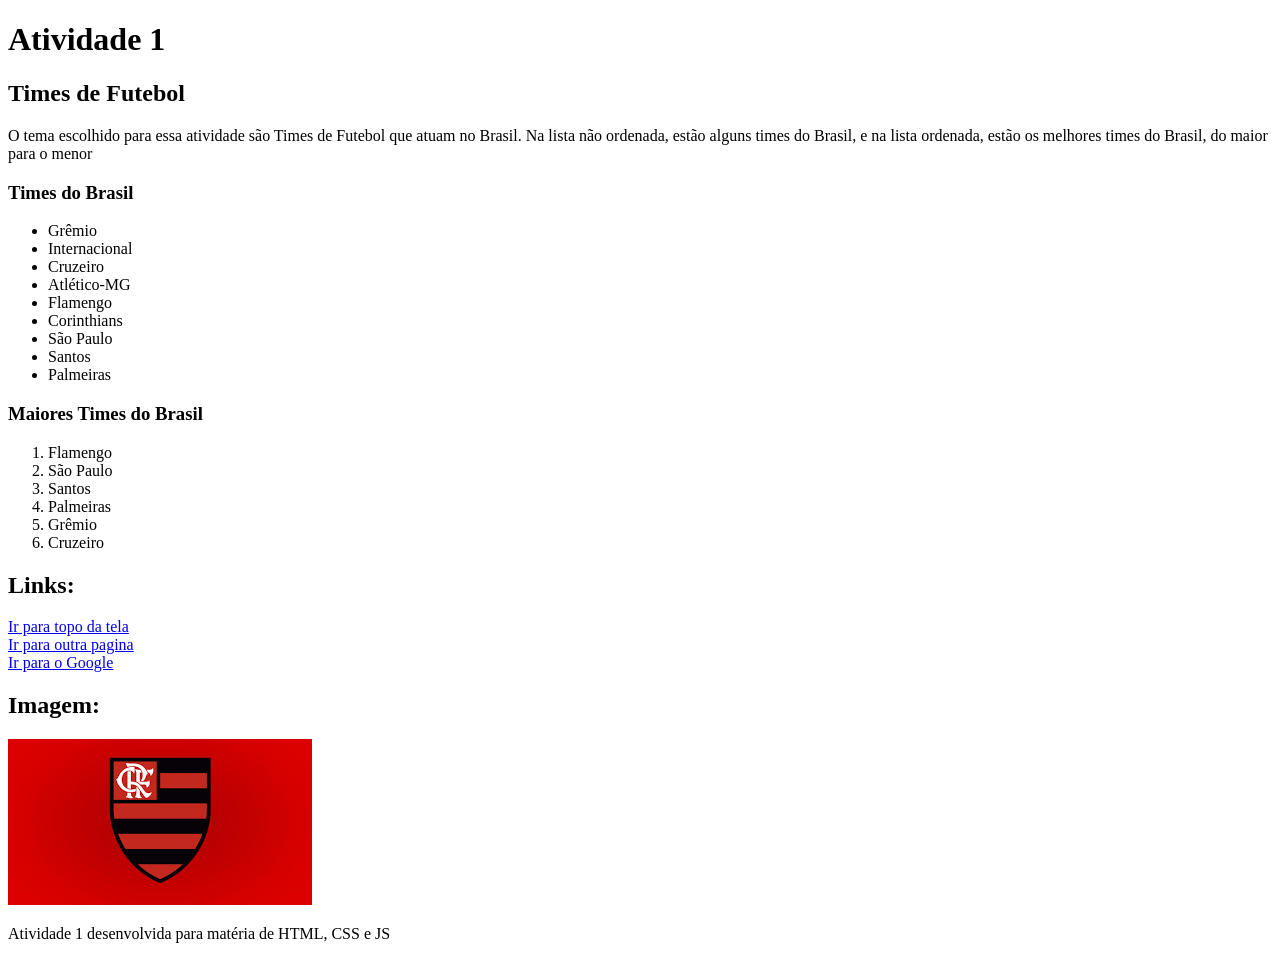
<file: Atv - 1/index.html>
<!DOCTYPE html>
<html lang="pt-BR">
<head>
    <meta charset="UTF-8">
    <meta name="viewport" content="width=device-width, initial-scale=1.0">
    <title>Atividade 1</title>
    <link rel="icon" href="https://avatars.githubusercontent.com/u/10983643?s=280&v=4" type="image/png">
</head>
<body>
    <!-- 
    h1 - Titulo
    h2 - Subtitulo
    h3 - Subtitulo do Subtitulo
    -->

    <header id="topo">
        <h1>Atividade 1</h1>    
    </header>

    <main>
        <section>
            <h2>Times de Futebol</h2>

            <p>O tema escolhido para essa atividade são Times de Futebol que atuam no Brasil. Na lista não ordenada, estão alguns times do Brasil, e na lista ordenada, estão os melhores times do Brasil, do maior para o menor</p>

            <!-- Lista de alguns times brasileiros -->
            <h3>Times do Brasil</h3>
            <ul>
                <li>Grêmio</li>
                <li>Internacional</li>
                <li>Cruzeiro</li>
                <li>Atlético-MG</li>
                <li>Flamengo</li>
                <li>Corinthians</li>
                <li>São Paulo</li>
                <li>Santos</li>
                <li>Palmeiras</li>
            </ul>

            <!-- Lista ordenada dos 6 maiores times do Brasil -->
            <h3>Maiores Times do Brasil</h3>
            <ol>
                <li>Flamengo</li>
                <li>São Paulo</li>
                <li>Santos</li>
                <li>Palmeiras</li>
                <li>Grêmio</li>
                <li>Cruzeiro</li>
            </ol>
        </section>

        <section>
            <h2>Links: </h2>

            <!-- O target _self é usado para abrir a guia na mesma pagina, já o blank para outra pagina -->
            <a href="#topo">Ir para topo da tela</a><br>
            <a href="outraPagina.html">Ir para outra pagina</a><br>
            <a href="https://www.google.com" target="_blank">Ir para o Google</a>
        </section>

        <section>
            <!-- No IMG, o src é o link da imagem que foi pega no google, e o alt é o texto descritivo da imagem, que aparecerá caso de algum erro em carregar a imagem -->
            <h2>Imagem: </h2>
            <img src="download.png" alt="Imagem do escudo do Flamengo">
        </section>

        <footer>
            <p>Atividade 1 desenvolvida para matéria de HTML, CSS e JS</p>
        </footer>
    </main>
</body>
</html>
</file>
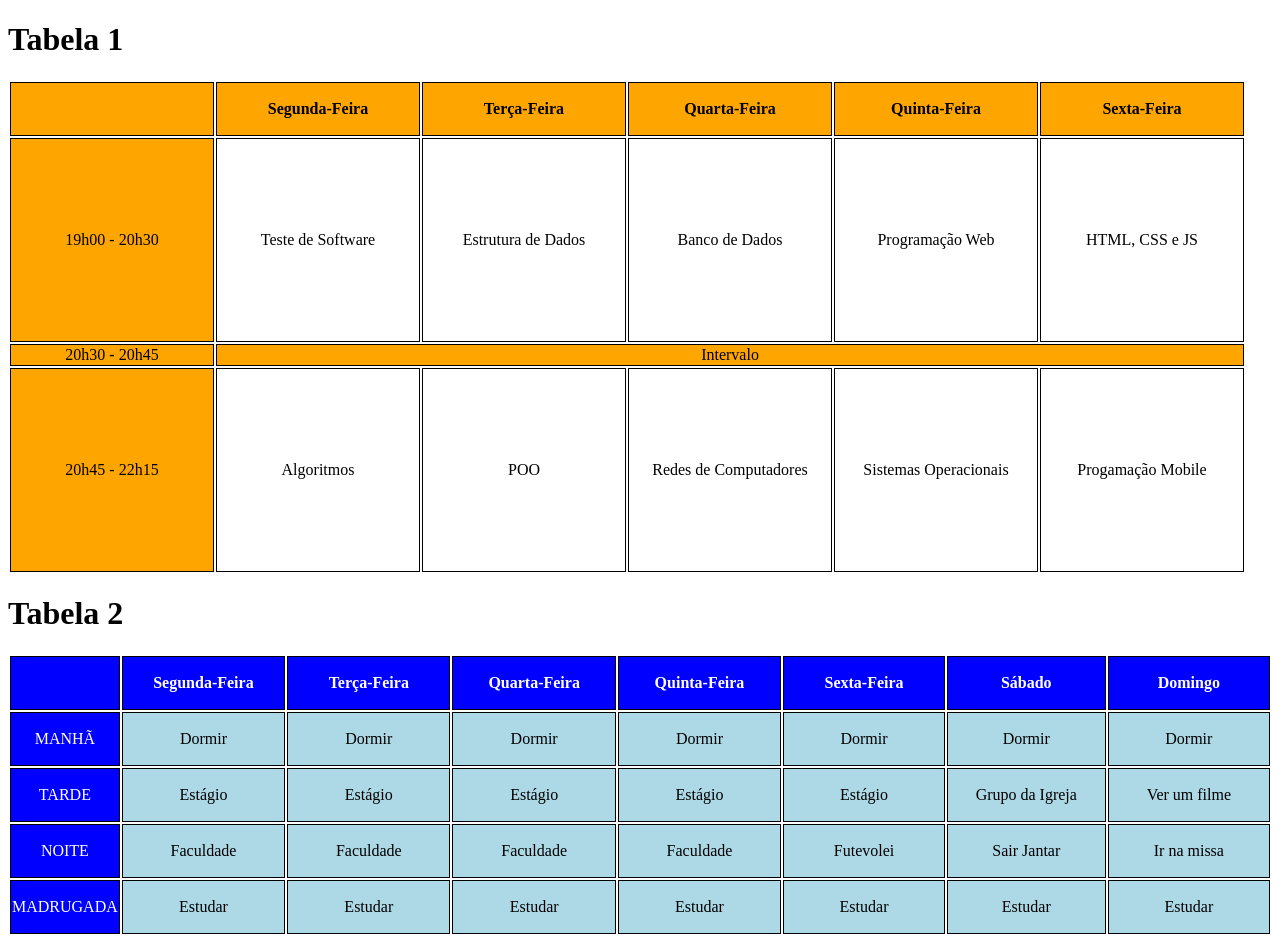
<file: Atv - 4/index.html>
<!DOCTYPE html>
<html lang="pt-BR">
<head>
    <meta charset="UTF-8">
    <meta name="viewport" content="width=device-width, initial-scale=1.0">
    <title>Atv - 4</title>
    <link rel="stylesheet" href="style.css">
</head>
<body>
    <h1>Tabela 1</h1>

    <table id="tabela1">
        <tr>
            <th></th>
            <th>Segunda-Feira</th>
            <th>Terça-Feira</th>
            <th>Quarta-Feira</th>
            <th>Quinta-Feira</th>
            <th>Sexta-Feira</th>
        </tr>
        <tr>
            <td>19h00 - 20h30</td>
            <td>Teste de Software</td>
            <td>Estrutura de Dados</td>
            <td>Banco de Dados</td>
            <td>Programação Web</td>
            <td>HTML, CSS e JS</td>
        </tr>
        <tr>
            <td id="intervalo">20h30 - 20h45</td>
            <td id="intervalo" colspan="5">Intervalo</td>
        </tr>
        <tr>
            <td>20h45 - 22h15</td>
            <td>Algoritmos</td>
            <td>POO</td>
            <td>Redes de Computadores</td>
            <td>Sistemas Operacionais</td>
            <td>Progamação Mobile</td>
        </tr>
    </table>

    <h1>Tabela 2</h1>

    <table id="tabela2">
        <tr>
            <td></td>
            <th>Segunda-Feira</th>
            <th>Terça-Feira</th>
            <th>Quarta-Feira</th>
            <th>Quinta-Feira</th>
            <th>Sexta-Feira</th>
            <th>Sábado</th>
            <th>Domingo</th>
        </tr>
        <tr>
            <td>MANHÃ</td>
            <td>Dormir</td>
            <td>Dormir</td>
            <td>Dormir</td>
            <td>Dormir</td>
            <td>Dormir</td>
            <td>Dormir</td>
            <td>Dormir</td>
        </tr>
        <tr>
            <td>TARDE</td>
            <td>Estágio</td>
            <td>Estágio</td>
            <td>Estágio</td>
            <td>Estágio</td>
            <td>Estágio</td>
            <td>Grupo da Igreja</td>
            <td>Ver um filme</td>
        </tr>
        <tr>
            <td>NOITE</td>
            <td>Faculdade</td>
            <td>Faculdade</td>
            <td>Faculdade</td>
            <td>Faculdade</td>
            <td>Futevolei</td>
            <td>Sair Jantar</td>
            <td>Ir na missa</td>
        </tr>
        <tr>
            <td>MADRUGADA</td>
            <td>Estudar</td>
            <td>Estudar</td>
            <td>Estudar</td>
            <td>Estudar</td>
            <td>Estudar</td>
            <td>Estudar</td>
            <td>Estudar</td>
        </tr>
    </table>
</body>
</html>
</file>
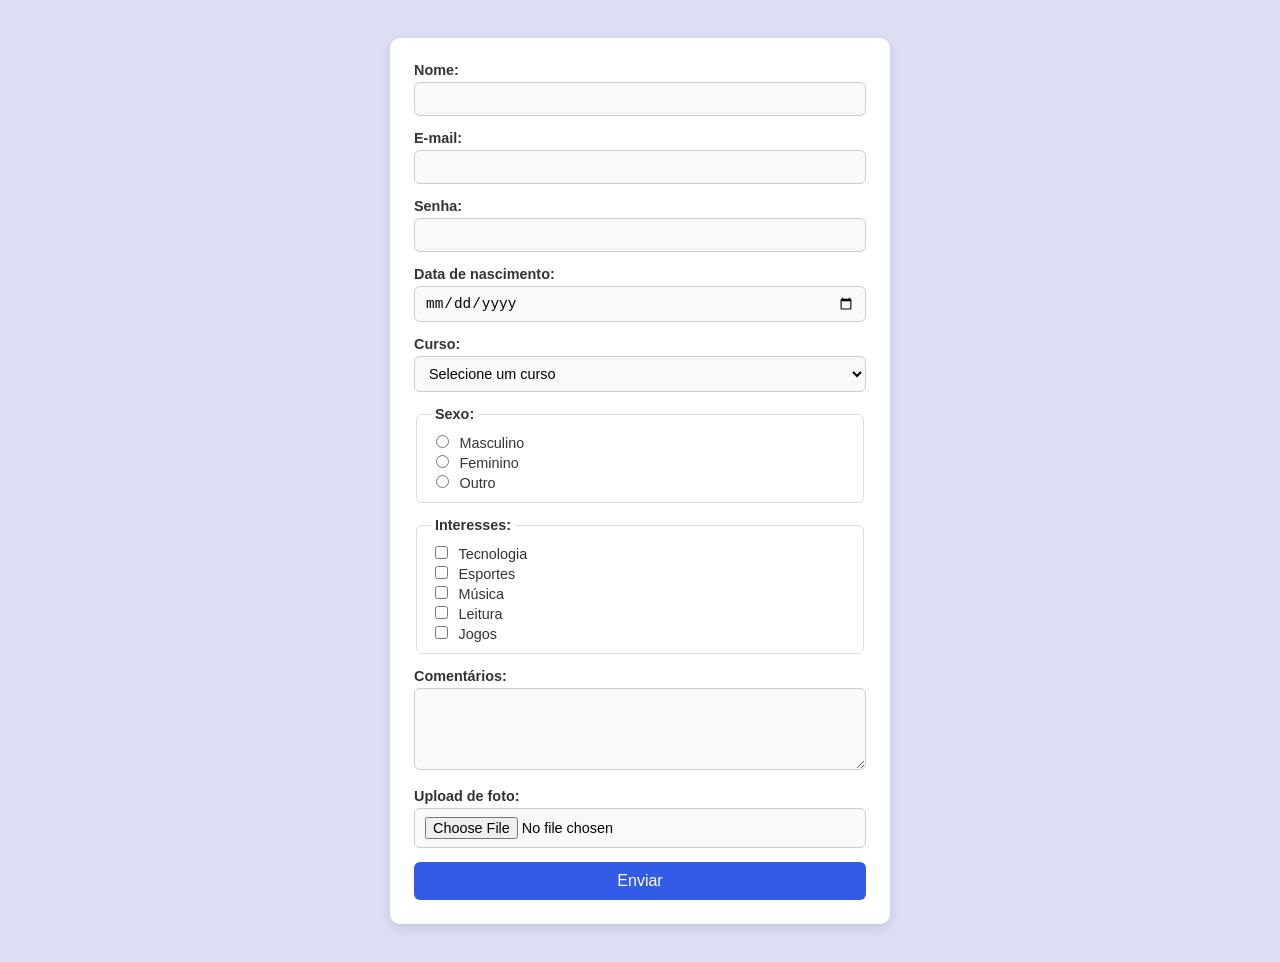
<file: Atv - 5/index.html>
<!DOCTYPE html>
<html lang="pt-BR">
<head>
    <meta charset="UTF-8">
    <meta name="viewport" content="width=device-width, initial-scale=1.0">
    <title>Document</title>
    <link rel="stylesheet" href="style.css">
</head>
<body>

    <section class="formulario">

        <form>

            <label for="nome">Nome:</label>
            <input type="text" id="nome" name="nome">

            <label for="email">E-mail:</label>
            <input type="email" id="email" name="email">

            <label for="senha">Senha:</label>
            <input type="password" id="senha" name="senha">

            <label for="nascimento">Data de nascimento:</label>
            <input type="date" id="nascimento" name="nascimento">

            <label for="curso">Curso:</label>
            <select id="curso" name="curso">
                <option value="">Selecione um curso</option>
                <option value="engenharia_software">Engenharia de Software</option>
                <option value="ciencia_computacao">Ciência da Computação</option>
            </select>

            <fieldset>
                <legend>Sexo:</legend>
                <input type="radio" id="masculino" name="sexo" value="masculino">
                <label for="masculino">Masculino</label><br>
                <input type="radio" id="feminino" name="sexo" value="feminino">
                <label for="feminino">Feminino</label><br>
                <input type="radio" id="outro" name="sexo" value="outro">
                <label for="outro">Outro</label>
            </fieldset>

            <fieldset>
                <legend>Interesses:</legend>
                <input type="checkbox" id="tecnologia" name="interesses" value="tecnologia">
                <label for="tecnologia">Tecnologia</label><br>
                <input type="checkbox" id="esportes" name="interesses" value="esportes">
                <label for="esportes">Esportes</label><br>
                <input type="checkbox" id="musica" name="interesses" value="musica">
                <label for="musica">Música</label><br>
                <input type="checkbox" id="leitura" name="interesses" value="leitura">
                <label for="leitura">Leitura</label><br>
                <input type="checkbox" id="jogos" name="interesses" value="jogos">
                <label for="jogos">Jogos</label>
            </fieldset>

            <label for="comentarios">Comentários:</label>
            <textarea id="comentarios" name="comentarios" rows="4"></textarea>

            <label for="foto">Upload de foto:</label>
            <input type="file" id="foto" name="foto" accept="image/*">

            <button type="submit">Enviar</button>
        </form>

    </section>

</body>
</html>
</file>
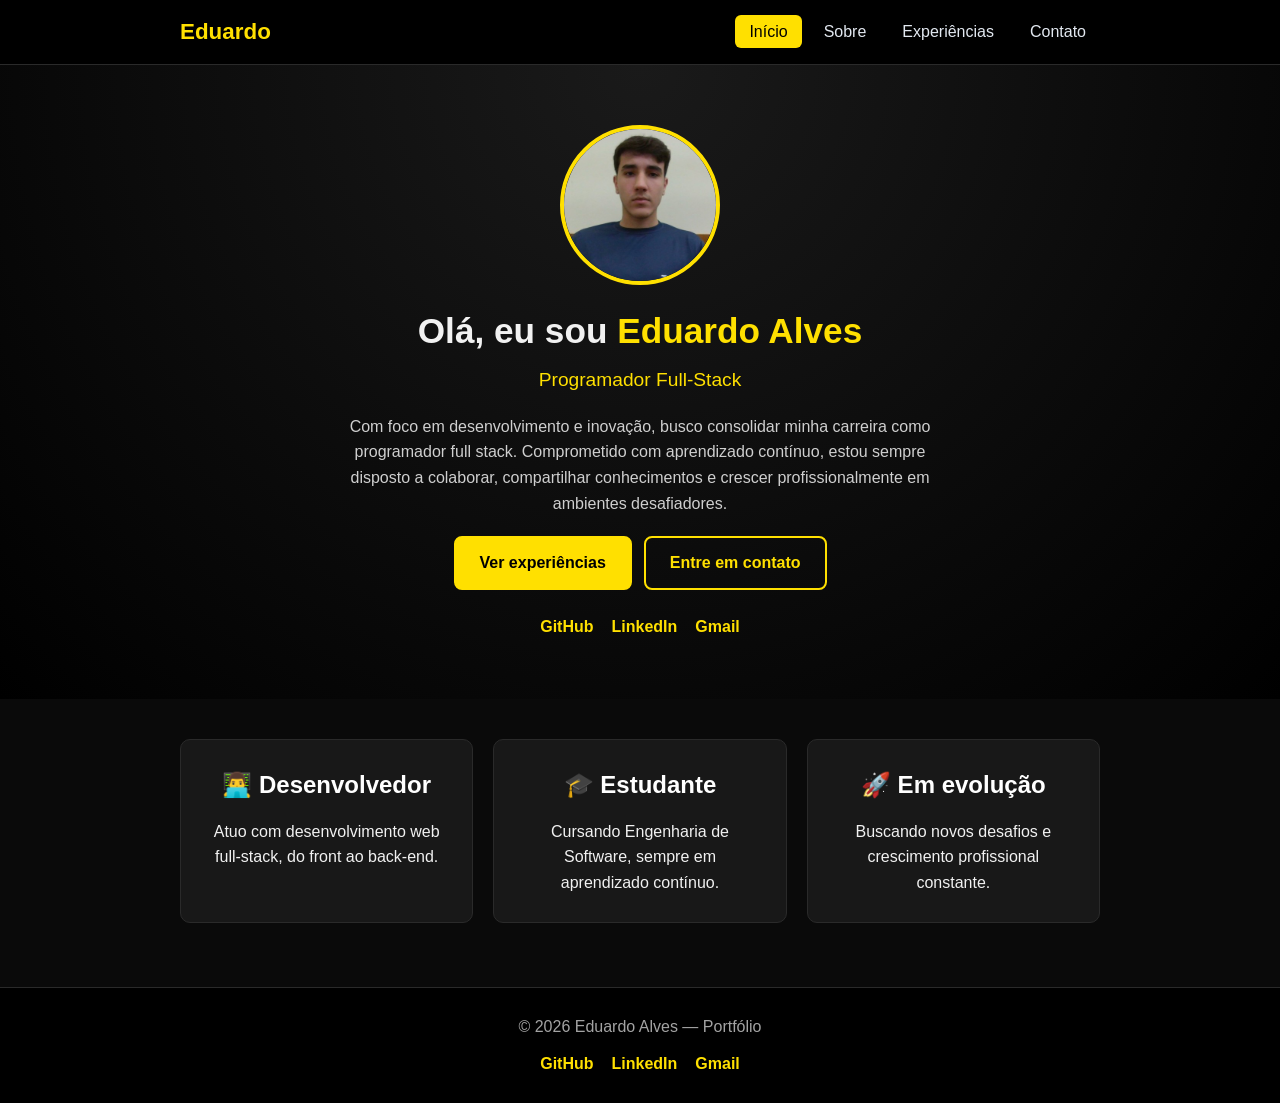
<file: docs/index.html>
<!DOCTYPE html>
<html lang="pt-BR">
<head>
    <meta charset="UTF-8">
    <meta name="viewport" content="width=device-width, initial-scale=1.0">
    <title>Eduardo Alves | Início</title>
    <link rel="stylesheet" href="style.css">
</head>
<body>
    <!-- Cabeçalho com menu de navegação padronizado -->
    <header class="topo">
        <nav class="navbar container">
            <a href="index.html" class="logo">Eduardo</a>

            <button class="menu-toggle" id="menuToggle" aria-label="Abrir menu">
                <span></span>
                <span></span>
                <span></span>
            </button>

            <ul class="menu" id="menu">
                <li><a href="index.html" class="ativo">Início</a></li>
                <li><a href="sobre.html">Sobre</a></li>
                <li><a href="experiencias.html">Experiências</a></li>
                <li><a href="contato.html">Contato</a></li>
            </ul>
        </nav>
    </header>

    <!-- Seção principal de apresentação -->
    <main>
        <section class="hero" id="inicio">
            <div class="container hero-conteudo">
                <img src="selfie.jpeg" alt="Foto de Eduardo Alves" class="foto-perfil">
                <h1 class="anima-cima">Olá, eu sou <span class="destaque">Eduardo Alves</span></h1>
                <p class="subtitle anima-cima">Programador <span id="cargo-dinamico">Full-Stack</span></p>
                <p class="resumo anima-cima">
                    Com foco em desenvolvimento e inovação, busco consolidar minha carreira
                    como programador full stack. Comprometido com aprendizado contínuo, estou
                    sempre disposto a colaborar, compartilhar conhecimentos e crescer
                    profissionalmente em ambientes desafiadores.
                </p>

                <div class="botoes anima-cima">
                    <a href="experiencias.html" class="btn btn-primario">Ver experiências</a>
                    <a href="contato.html" class="btn btn-secundario">Entre em contato</a>
                </div>

                <ul class="redes">
                    <li><a href="https://github.com/eduardormalves" target="_blank" rel="noopener">GitHub</a></li>
                    <li><a href="https://www.linkedin.com/in/eduardormalves" target="_blank" rel="noopener">LinkedIn</a></li>
                    <li><a href="mailto:eduardormalves@gmail.com">Gmail</a></li>
                </ul>
            </div>
        </section>

        <!-- Destaques rápidos -->
        <section class="container destaques">
            <article class="card-destaque">
                <h2>👨‍💻 Desenvolvedor</h2>
                <p>Atuo com desenvolvimento web full-stack, do front ao back-end.</p>
            </article>
            <article class="card-destaque">
                <h2>🎓 Estudante</h2>
                <p>Cursando Engenharia de Software, sempre em aprendizado contínuo.</p>
            </article>
            <article class="card-destaque">
                <h2>🚀 Em evolução</h2>
                <p>Buscando novos desafios e crescimento profissional constante.</p>
            </article>
        </section>
    </main>

    <footer class="rodape">
        <div class="container">
            <p>&copy; <span id="ano"></span> Eduardo Alves — Portfólio</p>
            <ul class="redes redes-rodape">
                <li><a href="https://github.com/eduardormalves" target="_blank" rel="noopener">GitHub</a></li>
                <li><a href="https://www.linkedin.com/in/eduardormalves" target="_blank" rel="noopener">LinkedIn</a></li>
                <li><a href="mailto:eduardormalves@gmail.com">Gmail</a></li>
            </ul>
        </div>
    </footer>

    <button id="botaoTopo" title="Voltar ao topo">↑</button>

    <script src="script.js"></script>
</body>
</html>
</file>
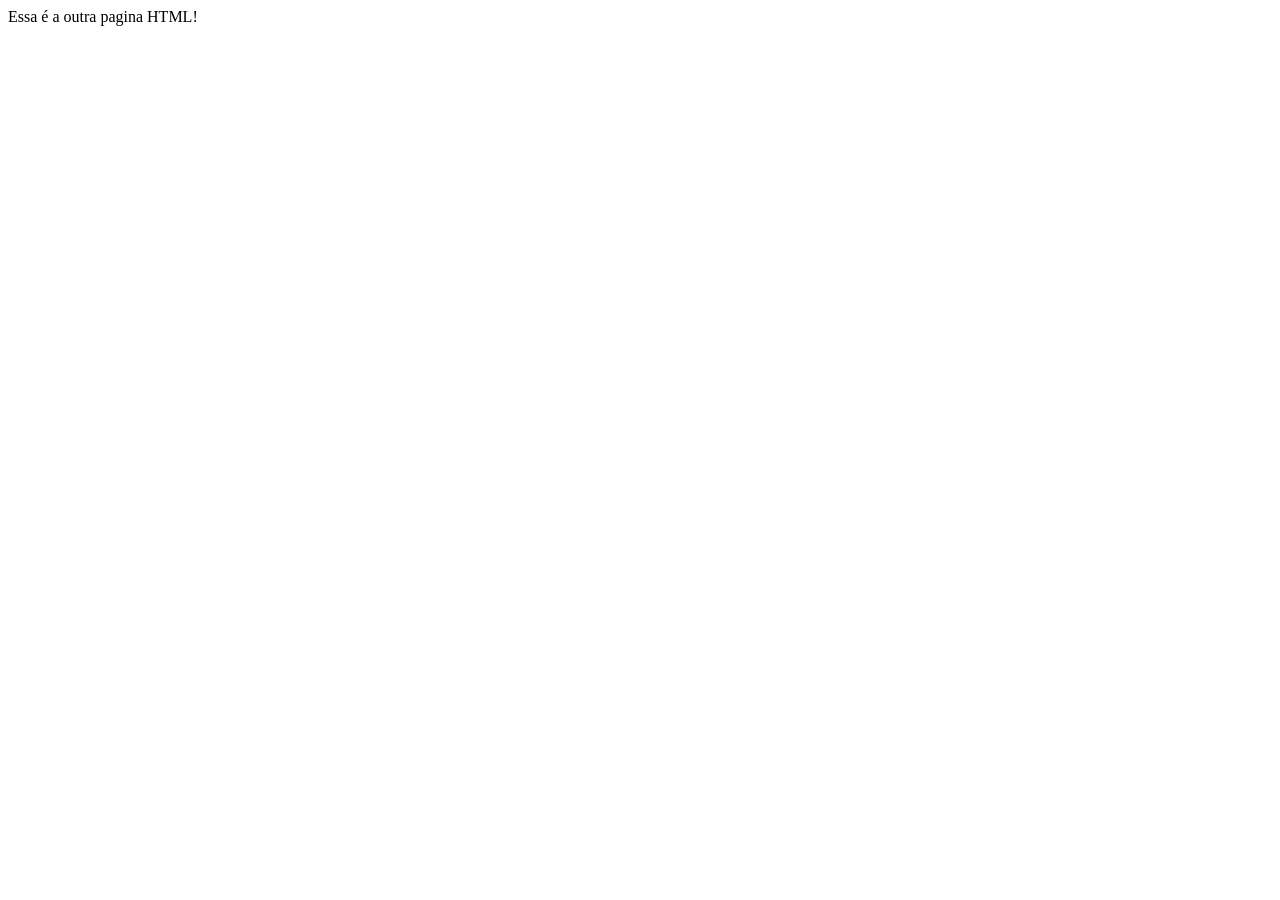
<file: Atv - 1/outraPagina.html>
<!DOCTYPE html>
<html lang="pt-BR">
<head>
    <meta charset="UTF-8">
    <meta name="viewport" content="width=device-width, initial-scale=1.0">
    <title>Outra Pagina</title>
    <link rel="icon" href="https://avatars.githubusercontent.com/u/10983643?s=280&v=4" type="image/png">
</head>
<body>
    Essa é a outra pagina HTML!
</body>
</html>
</file>
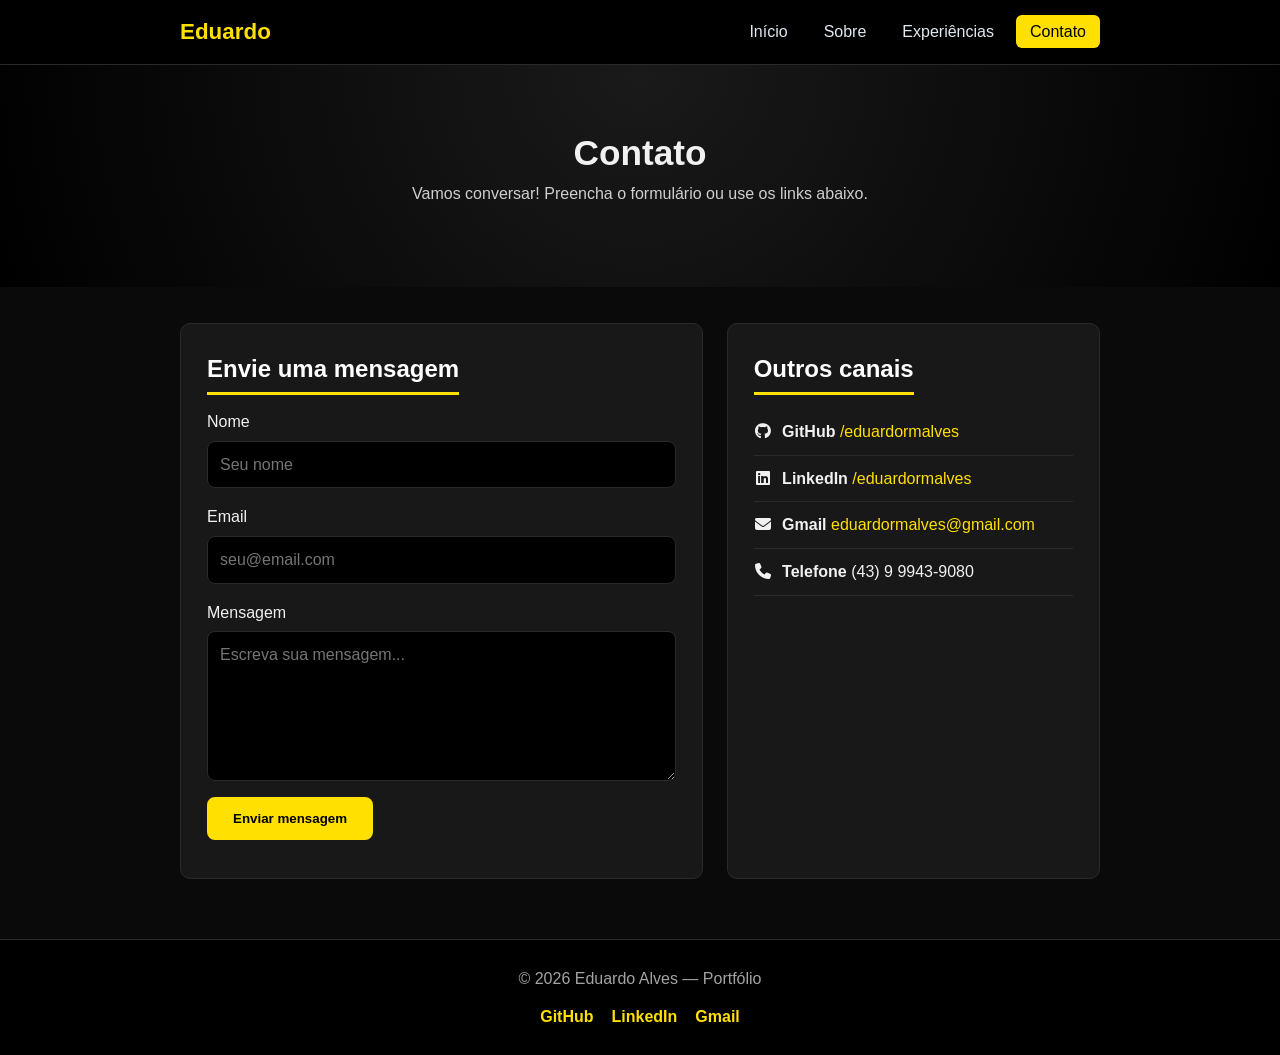
<file: docs/contato.html>
<!DOCTYPE html>
<html lang="pt-BR">
<head>
    <meta charset="UTF-8">
    <meta name="viewport" content="width=device-width, initial-scale=1.0">
    <title>Eduardo Alves | Contato</title>
    <link rel="stylesheet" href="style.css">
    <link rel="stylesheet" href="https://cdnjs.cloudflare.com/ajax/libs/font-awesome/6.5.1/css/all.min.css">
</head>
<body>
    <header class="topo">
        <nav class="navbar container">
            <a href="index.html" class="logo">Eduardo</a>

            <button class="menu-toggle" id="menuToggle" aria-label="Abrir menu">
                <span></span>
                <span></span>
                <span></span>
            </button>

            <ul class="menu" id="menu">
                <li><a href="index.html">Início</a></li>
                <li><a href="sobre.html">Sobre</a></li>
                <li><a href="experiencias.html">Experiências</a></li>
                <li><a href="contato.html" class="ativo">Contato</a></li>
            </ul>
        </nav>
    </header>

    <main>
        <section class="banner-pagina">
            <div class="container">
                <h1>Contato</h1>
                <p>Vamos conversar! Preencha o formulário ou use os links abaixo.</p>
            </div>
        </section>

        <section class="container conteudo contato-grid">
            <article class="card">
                <h2>Envie uma mensagem</h2>
                <form id="formContato" novalidate>
                    <div class="campo">
                        <label for="nome">Nome</label>
                        <input type="text" id="nome" name="nome" placeholder="Seu nome">
                    </div>

                    <div class="campo">
                        <label for="email">Email</label>
                        <input type="email" id="email" name="email" placeholder="seu@email.com">
                    </div>

                    <div class="campo">
                        <label for="mensagem">Mensagem</label>
                        <textarea id="mensagem" name="mensagem" rows="5" placeholder="Escreva sua mensagem..."></textarea>
                    </div>

                    <button type="submit" class="btn btn-primario">Enviar mensagem</button>
                    <p id="retornoForm" class="retorno-form"></p>
                </form>
            </article>

            <aside class="card contato-info">
                <h2>Outros canais</h2>
                <ul class="lista-contato">
                    <li>
                        <strong><i class="fa-brands fa-github"></i> GitHub</strong>
                        <a href="https://github.com/eduardormalves" target="_blank" rel="noopener">/eduardormalves</a>
                    </li>
                    <li>
                        <strong><i class="fa-brands fa-linkedin"></i> LinkedIn</strong>
                        <a href="https://www.linkedin.com/in/eduardormalves" target="_blank" rel="noopener">/eduardormalves</a>
                    </li>
                    <li>
                        <strong><i class="fa-solid fa-envelope"></i> Gmail</strong>
                        <a href="mailto:eduardormalves@gmail.com">eduardormalves@gmail.com</a>
                    </li>
                    <li>
                        <strong><i class="fa-solid fa-phone"></i> Telefone</strong>
                        <span>(43) 9 9943-9080</span>
                    </li>
                </ul>
            </aside>
        </section>
    </main>

    <footer class="rodape">
        <div class="container">
            <p>&copy; <span id="ano"></span> Eduardo Alves — Portfólio</p>
            <ul class="redes redes-rodape">
                <li><a href="https://github.com/eduardormalves" target="_blank" rel="noopener">GitHub</a></li>
                <li><a href="https://www.linkedin.com/in/eduardormalves" target="_blank" rel="noopener">LinkedIn</a></li>
                <li><a href="mailto:eduardormalves@gmail.com">Gmail</a></li>
            </ul>
        </div>
    </footer>

    <button id="botaoTopo" title="Voltar ao topo">↑</button>

    <script src="script.js"></script>
</body>
</html>
</file>
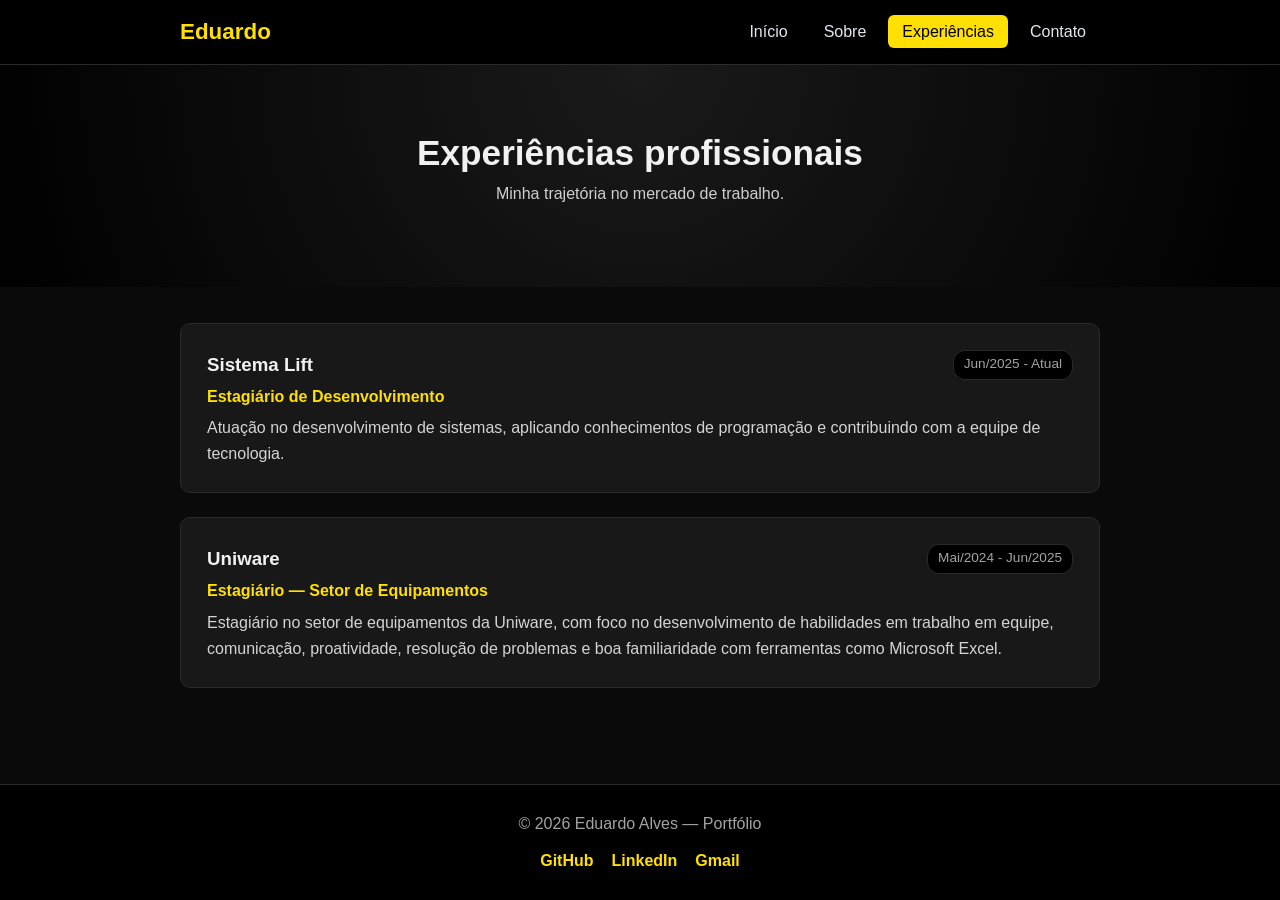
<file: docs/experiencias.html>
<!DOCTYPE html>
<html lang="pt-BR">
<head>
    <meta charset="UTF-8">
    <meta name="viewport" content="width=device-width, initial-scale=1.0">
    <title>Eduardo Alves | Experiências</title>
    <link rel="stylesheet" href="style.css">
</head>
<body>
    <header class="topo">
        <nav class="navbar container">
            <a href="index.html" class="logo">Eduardo</a>

            <button class="menu-toggle" id="menuToggle" aria-label="Abrir menu">
                <span></span>
                <span></span>
                <span></span>
            </button>

            <ul class="menu" id="menu">
                <li><a href="index.html">Início</a></li>
                <li><a href="sobre.html">Sobre</a></li>
                <li><a href="experiencias.html" class="ativo">Experiências</a></li>
                <li><a href="contato.html">Contato</a></li>
            </ul>
        </nav>
    </header>

    <main>
        <section class="banner-pagina">
            <div class="container">
                <h1>Experiências profissionais</h1>
                <p>Minha trajetória no mercado de trabalho.</p>
            </div>
        </section>

        <section class="container conteudo">
            <div class="linha-tempo">
                <article class="card item-tempo">
                    <div class="item-head">
                        <h3>Sistema Lift</h3>
                        <span class="periodo periodo-atual">Jun/2025 - Atual</span>
                    </div>
                    <h4>Estagiário de Desenvolvimento</h4>
                    <p>
                        Atuação no desenvolvimento de sistemas, aplicando conhecimentos de
                        programação e contribuindo com a equipe de tecnologia.
                    </p>
                </article>

                <article class="card item-tempo">
                    <div class="item-head">
                        <h3>Uniware</h3>
                        <span class="periodo">Mai/2024 - Jun/2025</span>
                    </div>
                    <h4>Estagiário — Setor de Equipamentos</h4>
                    <p>
                        Estagiário no setor de equipamentos da Uniware, com foco no
                        desenvolvimento de habilidades em trabalho em equipe, comunicação,
                        proatividade, resolução de problemas e boa familiaridade com
                        ferramentas como Microsoft Excel.
                    </p>
                </article>
            </div>
        </section>
    </main>

    <footer class="rodape">
        <div class="container">
            <p>&copy; <span id="ano"></span> Eduardo Alves — Portfólio</p>
            <ul class="redes redes-rodape">
                <li><a href="https://github.com/eduardormalves" target="_blank" rel="noopener">GitHub</a></li>
                <li><a href="https://www.linkedin.com/in/eduardormalves" target="_blank" rel="noopener">LinkedIn</a></li>
                <li><a href="mailto:eduardormalves@gmail.com">Gmail</a></li>
            </ul>
        </div>
    </footer>

    <button id="botaoTopo" title="Voltar ao topo">↑</button>

    <script src="script.js"></script>
</body>
</html>
</file>
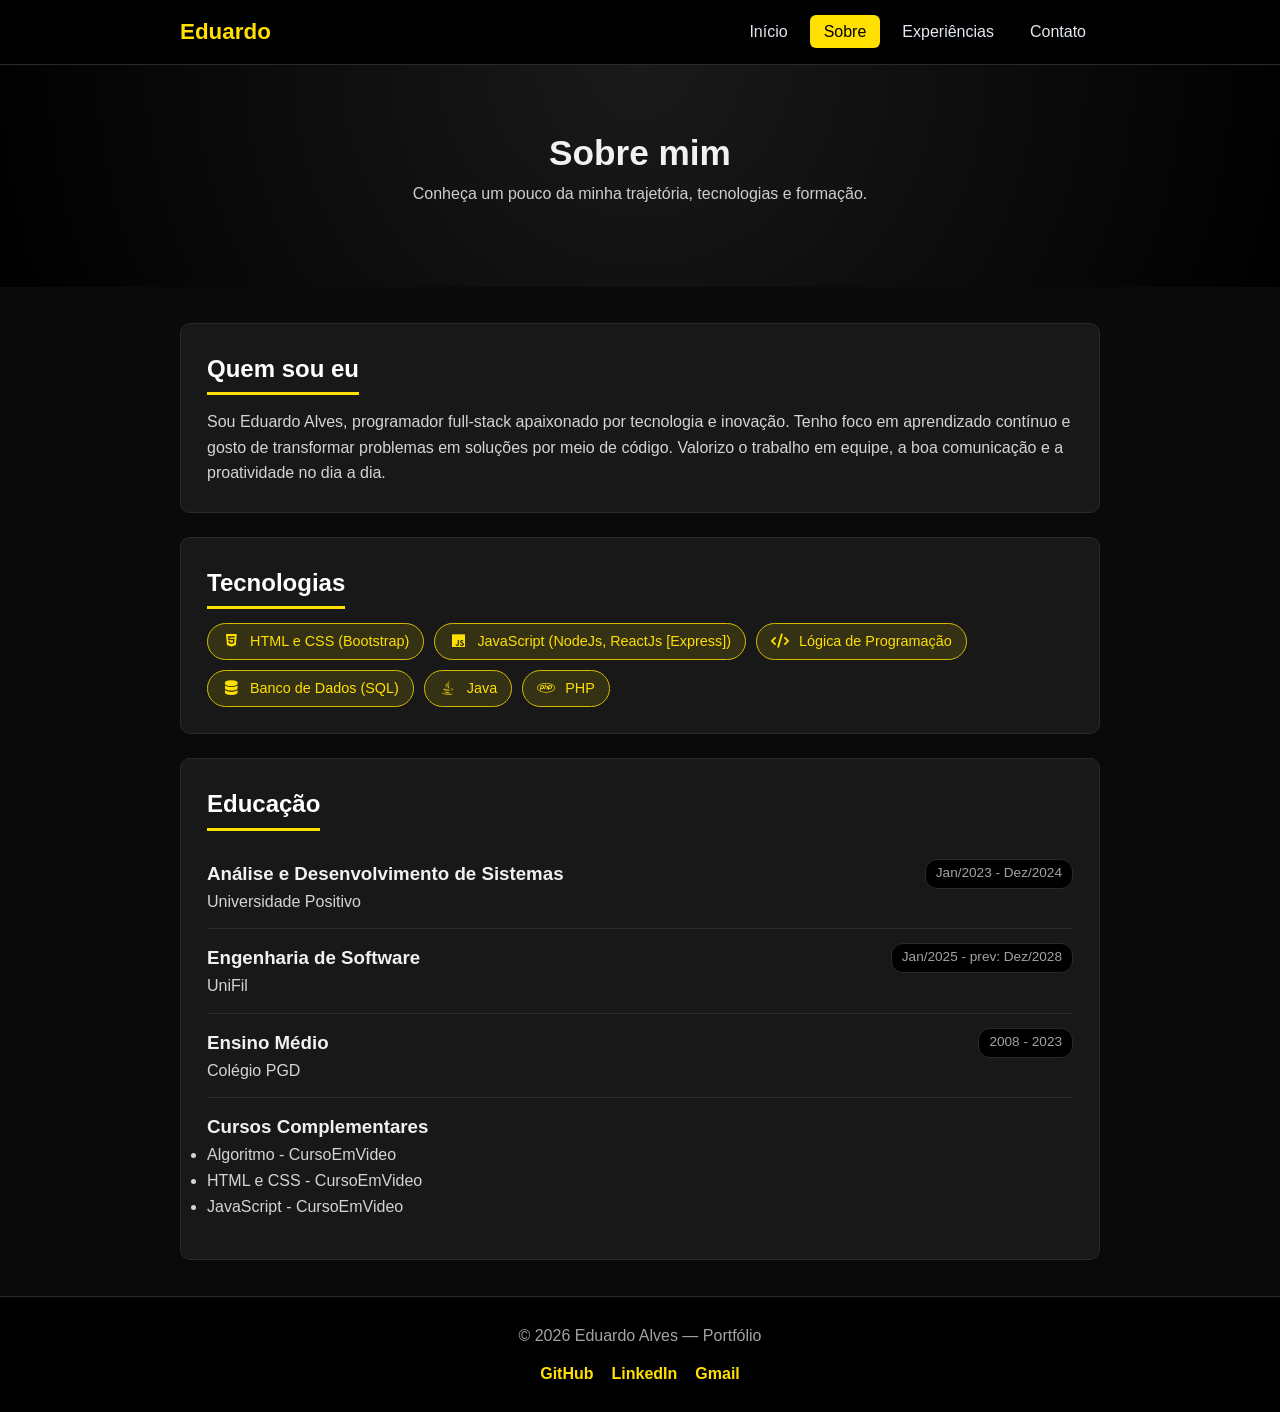
<file: docs/sobre.html>
<!DOCTYPE html>
<html lang="pt-BR">
<head>
    <meta charset="UTF-8">
    <meta name="viewport" content="width=device-width, initial-scale=1.0">
    <title>Eduardo Alves | Sobre</title>
    <link rel="stylesheet" href="style.css">
    <link rel="stylesheet" href="https://cdnjs.cloudflare.com/ajax/libs/font-awesome/6.5.1/css/all.min.css">
</head>
<body>
    <header class="topo">
        <nav class="navbar container">
            <a href="index.html" class="logo">Eduardo</a>

            <button class="menu-toggle" id="menuToggle" aria-label="Abrir menu">
                <span></span>
                <span></span>
                <span></span>
            </button>

            <ul class="menu" id="menu">
                <li><a href="index.html">Início</a></li>
                <li><a href="sobre.html" class="ativo">Sobre</a></li>
                <li><a href="experiencias.html">Experiências</a></li>
                <li><a href="contato.html">Contato</a></li>
            </ul>
        </nav>
    </header>

    <main>
        <section class="banner-pagina">
            <div class="container">
                <h1>Sobre mim</h1>
                <p>Conheça um pouco da minha trajetória, tecnologias e formação.</p>
            </div>
        </section>

        <section class="container conteudo">
            <article class="card">
                <h2>Quem sou eu</h2>
                <p>
                    Sou Eduardo Alves, programador full-stack apaixonado por tecnologia e
                    inovação. Tenho foco em aprendizado contínuo e gosto de transformar
                    problemas em soluções por meio de código. Valorizo o trabalho em equipe,
                    a boa comunicação e a proatividade no dia a dia.
                </p>
            </article>

            <article class="card">
                <h2>Tecnologias</h2>
                <ul class="tags">
                    <li><i class="fa-brands fa-html5"></i> HTML e CSS (Bootstrap)</li>
                    <li><i class="fa-brands fa-js"></i> JavaScript (NodeJs, ReactJs [Express])</li>
                    <li><i class="fa-solid fa-code"></i> Lógica de Programação</li>
                    <li><i class="fa-solid fa-database"></i> Banco de Dados (SQL)</li>
                    <li><i class="fa-brands fa-java"></i> Java</li>
                    <li><i class="fa-brands fa-php"></i> PHP</li>
                </ul>
            </article>

            <article class="card">
                <h2>Educação</h2>

                <div class="item">
                    <div class="item-head">
                        <h3>Análise e Desenvolvimento de Sistemas</h3>
                        <span class="periodo">Jan/2023 - Dez/2024</span>
                    </div>
                    <p>Universidade Positivo</p>
                </div>

                <div class="item">
                    <div class="item-head">
                        <h3>Engenharia de Software</h3>
                        <span class="periodo">Jan/2025 - prev: Dez/2028</span>
                    </div>
                    <p>UniFil</p>
                </div>

                <div class="item">
                    <div class="item-head">
                        <h3>Ensino Médio</h3>
                        <span class="periodo">2008 - 2023</span>
                    </div>
                    <p>Colégio PGD</p>
                </div>

                <div class="item">
                    <div class="item-head">
                        <h3>Cursos Complementares</h3>
                    </div>
                    <ul>
                        <li>Algoritmo - CursoEmVideo</li>
                        <li>HTML e CSS - CursoEmVideo</li>
                        <li>JavaScript - CursoEmVideo</li>
                    </ul>
                </div>
            </article>
        </section>
    </main>

    <footer class="rodape">
        <div class="container">
            <p>&copy; <span id="ano"></span> Eduardo Alves — Portfólio</p>
            <ul class="redes redes-rodape">
                <li><a href="https://github.com/eduardormalves" target="_blank" rel="noopener">GitHub</a></li>
                <li><a href="https://www.linkedin.com/in/eduardormalves" target="_blank" rel="noopener">LinkedIn</a></li>
                <li><a href="mailto:eduardormalves@gmail.com">Gmail</a></li>
            </ul>
        </div>
    </footer>

    <button id="botaoTopo" title="Voltar ao topo">↑</button>

    <script src="script.js"></script>
</body>
</html>
</file>
<file: Atv - 4/style.css>
#tabela1 th{
    border: 1px solid black;
    width: 200px;
    height: 50px;
    text-align: center;
    background-color: orange;
}

#tabela1 td{
    border: 1px solid black;
    height: 200px;
    text-align: center;
}

#tabela1 #intervalo{
    height: 10px;
    text-align: center;
    background-color: orange;
}

#tabela1 td:first-child{
    background-color: orange;
}

#tabela2 th{
    border: 1px solid black;
    width: 200px;
    height: 50px;
    text-align: center;
    background-color: blue;
    color: white;
}

#tabela2 td{
    border: 1px solid black;
    height: 50px;
    text-align: center;
    background-color: lightblue;
}

#tabela2 td:first-child{
    background-color: blue;
    color: white;
}
</file>
<file: Atv - 5/style.css>
* {
    box-sizing: border-box;
}

body {
    font-family: Arial, sans-serif;
    background-color: #dcdef5;
    padding: 30px 0;
}

form {
    background-color: #fff;
    width: 500px;
    padding: 24px;
    margin: 0 auto;
    border-radius: 10px;
    box-shadow: 0 4px 12px rgba(0, 0, 0, 0.1);
}

label {
    display: block;
    font-size: 0.9rem;
    font-weight: bold;
    color: #333;
    margin-bottom: 4px;
}

input[type="text"],
input[type="email"],
input[type="password"],
input[type="date"],
input[type="file"],
select,
textarea {
    width: 100%;
    padding: 8px 10px;
    border: 1px solid #ccc;
    border-radius: 6px;
    font-size: 0.9rem;
    background-color: #f9f9f9;
    margin-bottom: 14px;
    transition: border-color 0.2s;
}

input:focus,
textarea:focus,
select:focus {
    outline: none;
    border-color: #325ce6;
    box-shadow: 0 0 0 3px rgba(50, 92, 230, 0.12);
    background-color: #fff;
}

fieldset {
    border: 1px solid #ddd;
    border-radius: 6px;
    padding: 10px 14px;
    margin-bottom: 14px;
}

legend {
    font-size: 0.9rem;
    font-weight: bold;
    color: #333;
    padding: 0 4px;
}

fieldset label {
    font-weight: normal;
    display: inline;
}

fieldset input[type="radio"],
fieldset input[type="checkbox"] {
    width: auto;
    margin-bottom: 0;
    margin-right: 6px;
}

button {
    width: 100%;
    background-color: #325ce6;
    color: white;
    padding: 10px;
    border: none;
    border-radius: 6px;
    font-size: 1rem;
    cursor: pointer;
    transition: background-color 0.2s;
}

button:hover {
    background-color: #2448c2;
}

@media (max-width: 600px) {
    form {
        width: 90%;
        padding: 20px;
    }
}
</file>
<file: docs/style.css>
/* Reset básico */
* {
    margin: 0;
    padding: 0;
    box-sizing: border-box;
}

body {
    font-family: 'Segoe UI', Tahoma, sans-serif;
    background: #0a0a0a;
    color: #f1f1f1;
    line-height: 1.6;
    display: flex;
    flex-direction: column;
    min-height: 100vh;
}

main {
    flex: 1;
}

.container {
    max-width: 960px;
    margin: 0 auto;
    padding: 0 20px;
}

a {
    color: #ffe000;
    text-decoration: none;
}

a:hover {
    text-decoration: underline;
}

img {
    max-width: 100%;
}

/* Menu */
.topo {
    background: #000;
    position: sticky;
    top: 0;
    z-index: 100;
    border-bottom: 1px solid #2a2a2a;
}

.navbar {
    display: flex;
    align-items: center;
    justify-content: space-between;
    padding: 14px 20px;
}

.logo {
    color: #ffe000;
    font-size: 1.4rem;
    font-weight: bold;
}

.menu {
    list-style: none;
    display: flex;
    gap: 8px;
}

.menu a {
    color: #e2e8f0;
    padding: 8px 14px;
    border-radius: 6px;
}

.menu a:hover {
    background: rgba(255, 224, 0, 0.12);
    color: #ffe000;
    text-decoration: none;
}

.menu a.ativo {
    background: #ffe000;
    color: #000;
}

.menu-toggle {
    display: none;
    flex-direction: column;
    gap: 5px;
    background: none;
    border: none;
    cursor: pointer;
}

.menu-toggle span {
    width: 26px;
    height: 3px;
    background: #ffe000;
    border-radius: 2px;
}

/* Hero e banners */
.hero,
.banner-pagina {
    background: radial-gradient(circle at top, #1a1a1a, #000);
    text-align: center;
    padding: 60px 20px;
}

.hero-conteudo {
    display: flex;
    flex-direction: column;
    align-items: center;
}

.foto-perfil {
    width: 160px;
    height: 160px;
    border-radius: 50%;
    object-fit: cover;
    border: 4px solid #ffe000;
    margin-bottom: 18px;
    animation: flutuar 3s ease-in-out infinite;
}

/* Animação de entrada do hero */
@keyframes subir {
    from { opacity: 0; transform: translateY(30px); }
    to { opacity: 1; transform: translateY(0); }
}

@keyframes flutuar {
    0%, 100% { transform: translateY(0); }
    50% { transform: translateY(-12px); }
}

.anima-cima {
    animation: subir 0.7s ease both;
}

.anima-cima:nth-child(2) { animation-delay: 0.15s; }
.anima-cima:nth-child(3) { animation-delay: 0.3s; }
.anima-cima:nth-child(4) { animation-delay: 0.45s; }

.hero h1,
.banner-pagina h1 {
    font-size: 2.2rem;
}

.destaque,
.subtitle {
    color: #ffe000;
}

.subtitle {
    font-size: 1.2rem;
    margin: 6px 0 18px;
}

.resumo,
.banner-pagina p {
    max-width: 620px;
    margin: 0 auto 20px;
    color: #cfcfcf;
}

/* Botões */
.botoes {
    display: flex;
    gap: 12px;
    flex-wrap: wrap;
    justify-content: center;
    margin-bottom: 24px;
}

.btn {
    padding: 12px 24px;
    border-radius: 8px;
    font-weight: bold;
    border: 2px solid #ffe000;
    cursor: pointer;
}

.btn:hover {
    text-decoration: none;
    opacity: 0.85;
}

.btn-primario {
    background: #ffe000;
    color: #000;
}

.btn-secundario {
    background: transparent;
    color: #ffe000;
}

/* Redes sociais */
.redes {
    list-style: none;
    display: flex;
    gap: 18px;
    flex-wrap: wrap;
    justify-content: center;
}

.redes a {
    font-weight: 600;
}

/* Destaques (home) */
.destaques {
    display: grid;
    grid-template-columns: repeat(3, 1fr);
    gap: 20px;
    margin: 40px auto;
}

/* Cards */
.conteudo {
    margin: 36px auto;
}

.card,
.card-destaque {
    background: #181818;
    border: 1px solid #2a2a2a;
    border-radius: 10px;
    padding: 26px;
    margin-bottom: 24px;
}

.card-destaque {
    text-align: center;
}

.card h2,
.card-destaque h2 {
    color: #fff;
    margin-bottom: 14px;
}

.card h2 {
    border-bottom: 3px solid #ffe000;
    display: inline-block;
    padding-bottom: 4px;
}

.card p,
.item ul {
    color: #d4d4d4;
}

/* Tags */
.tags {
    list-style: none;
    display: flex;
    flex-wrap: wrap;
    gap: 10px;
}

.tags li {
    background: rgba(255, 224, 0, 0.12);
    color: #ffe000;
    border: 1px solid #d4bb00;
    padding: 6px 14px;
    border-radius: 20px;
    font-size: 0.9rem;
}

.tags li i,
.lista-contato i {
    margin-right: 6px;
    width: 18px;
    text-align: center;
}

/* Itens (educação / experiência) */
.item {
    padding: 14px 0;
    border-bottom: 1px solid #2a2a2a;
}

.item:last-child {
    border-bottom: none;
}

.item-head {
    display: flex;
    justify-content: space-between;
    flex-wrap: wrap;
    gap: 6px;
}

.item-tempo h4 {
    color: #ffe000;
    margin: 4px 0 6px;
}

.periodo {
    font-size: 0.85rem;
    color: #a3a3a3;
    background: #000;
    border: 1px solid #2a2a2a;
    padding: 2px 10px;
    border-radius: 12px;
}

/* Formulário */
.contato-grid {
    display: grid;
    grid-template-columns: 1.4fr 1fr;
    gap: 24px;
}

.campo {
    display: flex;
    flex-direction: column;
    margin-bottom: 16px;
}

.campo label {
    margin-bottom: 6px;
}

.campo input,
.campo textarea {
    padding: 10px 12px;
    background: #000;
    color: #fff;
    border: 1px solid #2a2a2a;
    border-radius: 8px;
    font: inherit;
}

.campo input:focus,
.campo textarea:focus {
    outline: none;
    border-color: #ffe000;
}

.retorno-form {
    margin-top: 12px;
    font-weight: 600;
}

.retorno-form.sucesso {
    color: #4ade80;
}

.retorno-form.erro {
    color: #f87171;
}

.lista-contato {
    list-style: none;
}

.lista-contato li {
    padding: 10px 0;
    border-bottom: 1px solid #2a2a2a;
}

/* Rodapé */
.rodape {
    background: #000;
    color: #a3a3a3;
    text-align: center;
    padding: 26px 20px;
    border-top: 1px solid #2a2a2a;
}

.redes-rodape {
    margin-top: 12px;
}

/* Botão voltar ao topo */
#botaoTopo {
    position: fixed;
    bottom: 24px;
    right: 24px;
    width: 46px;
    height: 46px;
    border: none;
    border-radius: 50%;
    background: #ffe000;
    color: #000;
    font-size: 1.3rem;
    cursor: pointer;
    display: none;
}

#botaoTopo.visivel {
    display: block;
}

/* Responsividade */
@media (max-width: 768px) {
    .destaques {
        grid-template-columns: 1fr 1fr;
    }
    .contato-grid {
        grid-template-columns: 1fr;
    }
}

@media (max-width: 600px) {
    .menu-toggle {
        display: flex;
    }
    .menu {
        position: absolute;
        top: 100%;
        left: 0;
        right: 0;
        background: #000;
        flex-direction: column;
        gap: 0;
        display: none;
    }
    .menu.aberto {
        display: flex;
    }
    .menu a {
        padding: 14px;
        text-align: center;
        border-top: 1px solid #2a2a2a;
    }
    .destaques {
        grid-template-columns: 1fr;
    }
    .hero h1 {
        font-size: 1.7rem;
    }
}
</file>
